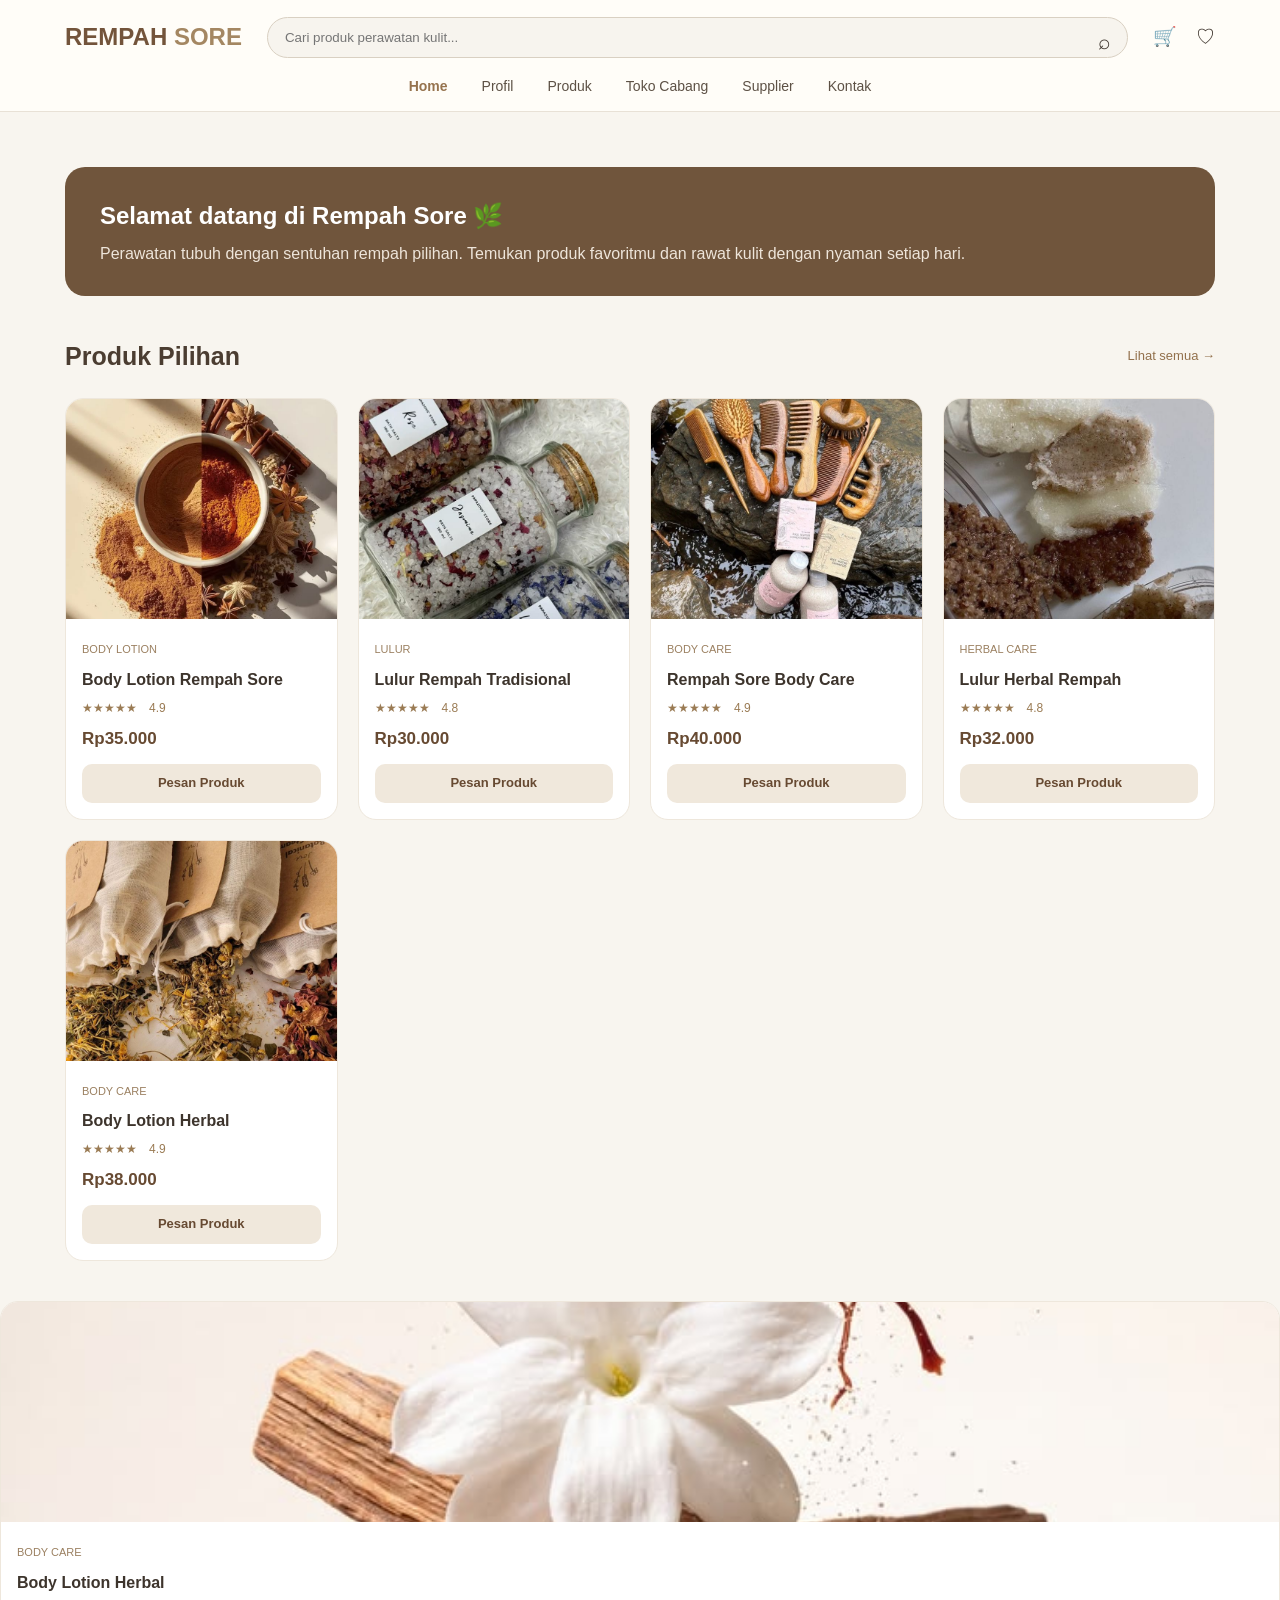
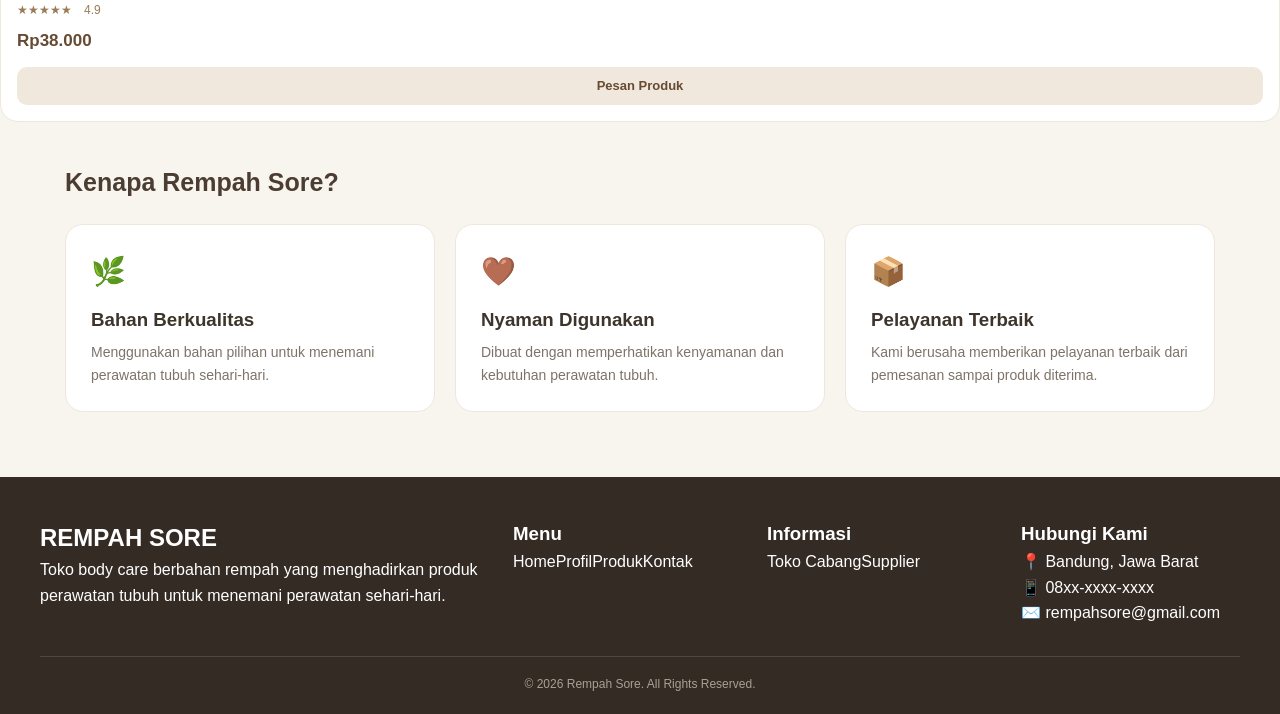
<file: index.html>
<!DOCTYPE html><html lang="id"><head><meta charset="UTF-8"><meta name="viewport" content="width=device-width,initial-scale=1.0"><title>Home | Rempah Sore</title><link rel="stylesheet" href="style.css"></head><body>
<header>
<div class="topbar">
<a class="logo" href="index.html">REMPAH <span>SORE</span></a>
<div class="search"><input type="text" placeholder="Cari produk perawatan kulit..."><span class="search-icon">⌕</span></div>
<div class="icons">🛒　♡</div>
</div>
<nav>
<a href="index.html" class="active">Home</a>
<a href="Profil.html" class="">Profil</a>
<a href="Produk.html" class="">Produk</a>
<a href="Toko Cabang.html" class="">Toko Cabang</a>
<a href="Supplier.html" class="">Supplier</a>
<a href="Kontak.html" class="">Kontak</a>
</nav>
</header>

<section class="container" style="padding-top:30px"><div class="notice"><h2>Selamat datang di Rempah Sore 🌿</h2><p>Perawatan tubuh dengan sentuhan rempah pilihan. Temukan produk favoritmu dan rawat kulit dengan nyaman setiap hari.</p></div></section>
<section class="section container"><div class="section-title"><h2>Produk Pilihan</h2><a href="Produk.html">Lihat semua →</a></div><div class="grid products"><div class="card"><div class="product-img"><img src="Badan.jpeg" alt="Body Lotion Rempah Sore"></div><div class="product-info"><small>BODY LOTION</small><h3>Body Lotion Rempah Sore</h3><div class="rating">★★★★★　4.9</div><div class="price">Rp35.000</div><a class="buy" href="Kontak.html">Pesan Produk</a></div></div>
<div class="card"><div class="product-img"><img src="Mandi.jpeg" alt="Lulur Rempah Tradisional"></div><div class="product-info"><small>LULUR</small><h3>Lulur Rempah Tradisional</h3><div class="rating">★★★★★　4.8</div><div class="price">Rp30.000</div><a class="buy" href="Kontak.html">Pesan Produk</a></div></div>
<div class="card"><div class="product-img"><img src="Rambut.jpeg" alt="Rempah Sore Body Care"></div><div class="product-info"><small>BODY CARE</small><h3>Rempah Sore Body Care</h3><div class="rating">★★★★★　4.9</div><div class="price">Rp40.000</div><a class="buy" href="Kontak.html">Pesan Produk</a></div></div>
<div class="card"><div class="product-img"><img src="Wajah.jpeg" alt="Lulur Herbal Rempah"></div><div class="product-info"><small>HERBAL CARE</small><h3>Lulur Herbal Rempah</h3><div class="rating">★★★★★　4.8</div><div class="price">Rp32.000</div><a class="buy" href="Kontak.html">Pesan Produk</a></div></div>
<div class="card"><div class="product-img"><img src="Mandi2.jpeg" alt="Body Lotion Herbal"></div><div class="product-info"><small>BODY CARE</small><h3>Body Lotion Herbal</h3><div class="rating">★★★★★　4.9</div><div class="price">Rp38.000</div><a class="buy" href="Kontak.html">Pesan Produk</a></div></div></div></section>
<div class="card"><div class="product-img"><img src="Wajah2.jpeg" alt="Body Lotion Herbal"></div><div class="product-info"><small>BODY CARE</small><h3>Body Lotion Herbal</h3><div class="rating">★★★★★　4.9</div><div class="price">Rp38.000</div><a class="buy" href="Kontak.html">Pesan Produk</a></div></div></div></section>

<section class="section container"><div class="section-title"><h2>Kenapa Rempah Sore?</h2></div><div class="info-grid">
<div class="info-card"><div class="icon">🌿</div><h3>Bahan Berkualitas</h3><p>Menggunakan bahan pilihan untuk menemani perawatan tubuh sehari-hari.</p></div>
<div class="info-card"><div class="icon">🤎</div><h3>Nyaman Digunakan</h3><p>Dibuat dengan memperhatikan kenyamanan dan kebutuhan perawatan tubuh.</p></div>
<div class="info-card"><div class="icon">📦</div><h3>Pelayanan Terbaik</h3><p>Kami berusaha memberikan pelayanan terbaik dari pemesanan sampai produk diterima.</p></div>
</div></section>

<footer><div class="footer-content">
<div><h2>REMPAH SORE</h2><p>Toko body care berbahan rempah yang menghadirkan produk perawatan tubuh untuk menemani perawatan sehari-hari.</p></div>
<div><h3>Menu</h3><a href="index.html">Home</a><a href="Profil.html">Profil</a><a href="Produk.html">Produk</a><a href="Kontak.html">Kontak</a></div>
<div><h3>Informasi</h3><a href="Toko Cabang.html">Toko Cabang</a><a href="Supplier.html">Supplier</a></div>
<div><h3>Hubungi Kami</h3><p>📍 Bandung, Jawa Barat</p><p>📱 08xx-xxxx-xxxx</p><p>✉️ rempahsore@gmail.com</p></div>
</div><div class="copyright">© 2026 Rempah Sore. All Rights Reserved.</div></footer>
</body></html>
</file>
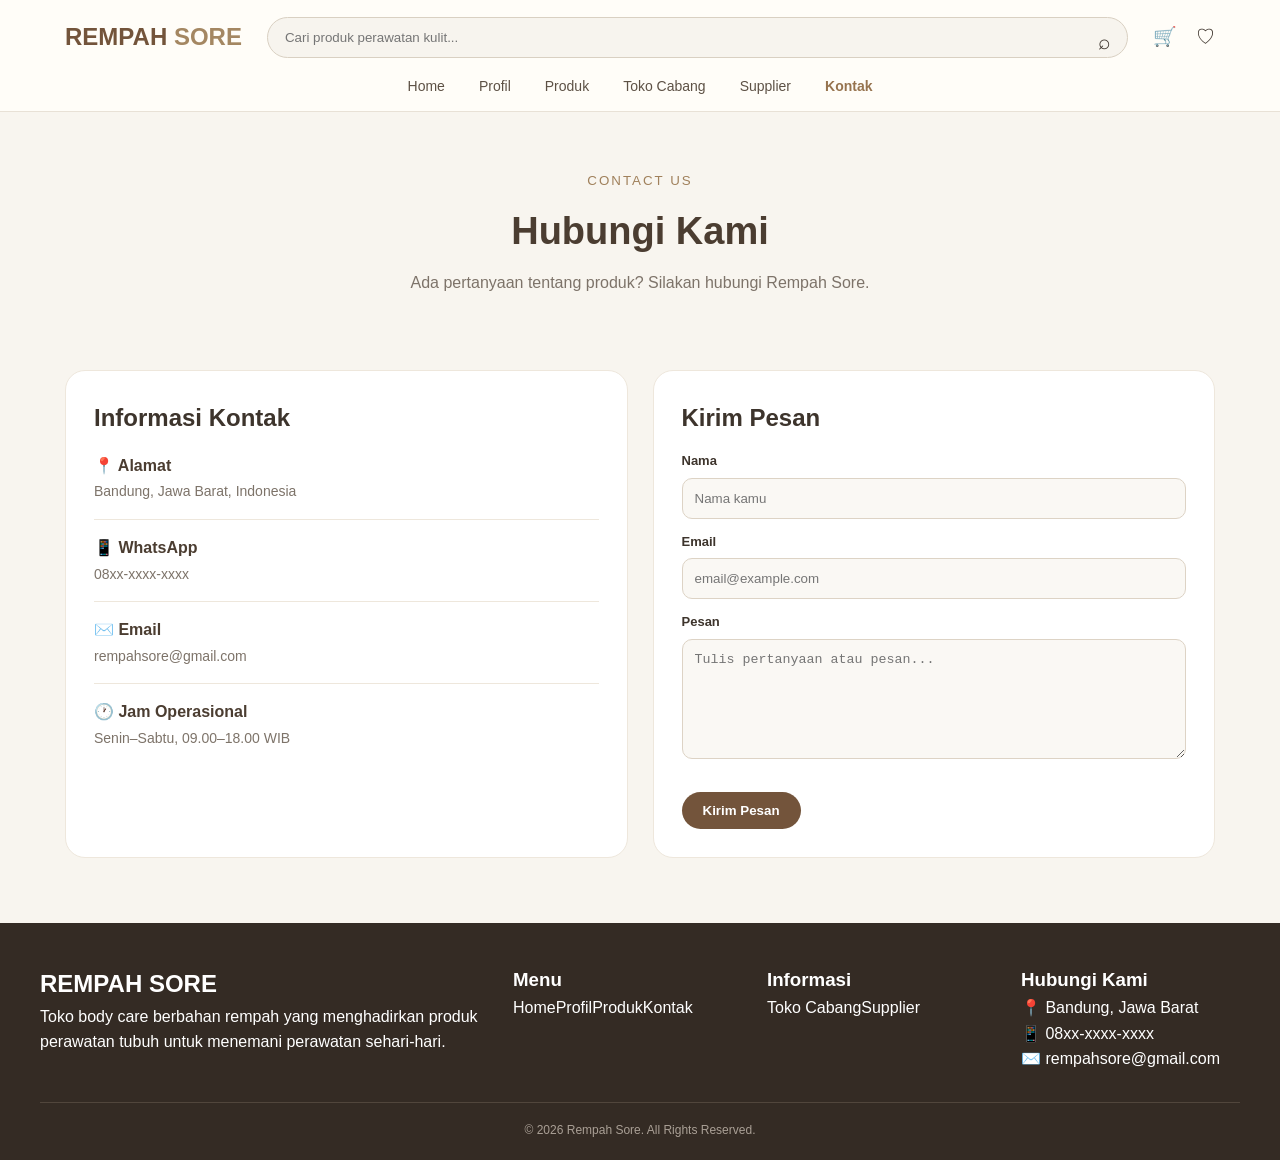
<file: Kontak.html>
<!DOCTYPE html><html lang="id"><head><meta charset="UTF-8"><meta name="viewport" content="width=device-width,initial-scale=1.0"><title>Kontak | Rempah Sore</title><link rel="stylesheet" href="style.css"></head><body>
<header>
<div class="topbar">
<a class="logo" href="index.html">REMPAH <span>SORE</span></a>
<div class="search"><input type="text" placeholder="Cari produk perawatan kulit..."><span class="search-icon">⌕</span></div>
<div class="icons">🛒　♡</div>
</div>
<nav>
<a href="index.html" class="">Home</a>
<a href="Profil.html" class="">Profil</a>
<a href="Produk.html" class="">Produk</a>
<a href="Toko Cabang.html" class="">Toko Cabang</a>
<a href="Supplier.html" class="">Supplier</a>
<a href="Kontak.html" class="active">Kontak</a>
</nav>
</header>

<div class="container page-head"><small>CONTACT US</small><h1>Hubungi Kami</h1><p>Ada pertanyaan tentang produk? Silakan hubungi Rempah Sore.</p></div>
<section class="container section"><div class="contact">
<div class="contact-box"><h2>Informasi Kontak</h2>
<div class="contact-item"><strong>📍 Alamat</strong><span>Bandung, Jawa Barat, Indonesia</span></div>
<div class="contact-item"><strong>📱 WhatsApp</strong><span>08xx-xxxx-xxxx</span></div>
<div class="contact-item"><strong>✉️ Email</strong><span>rempahsore@gmail.com</span></div>
<div class="contact-item"><strong>🕐 Jam Operasional</strong><span>Senin–Sabtu, 09.00–18.00 WIB</span></div></div>
<div class="form-box"><h2>Kirim Pesan</h2><form onsubmit="alert('Terima kasih! Pesan kamu sudah dicatat.');return false;"><label>Nama</label><input required placeholder="Nama kamu"><label>Email</label><input type="email" required placeholder="email@example.com"><label>Pesan</label><textarea required placeholder="Tulis pertanyaan atau pesan..."></textarea><br><br><button class="btn" type="submit">Kirim Pesan</button></form></div>
</div></section>

<footer><div class="footer-content">
<div><h2>REMPAH SORE</h2><p>Toko body care berbahan rempah yang menghadirkan produk perawatan tubuh untuk menemani perawatan sehari-hari.</p></div>
<div><h3>Menu</h3><a href="index.html">Home</a><a href="Profil.html">Profil</a><a href="Produk.html">Produk</a><a href="Kontak.html">Kontak</a></div>
<div><h3>Informasi</h3><a href="Toko Cabang.html">Toko Cabang</a><a href="Supplier.html">Supplier</a></div>
<div><h3>Hubungi Kami</h3><p>📍 Bandung, Jawa Barat</p><p>📱 08xx-xxxx-xxxx</p><p>✉️ rempahsore@gmail.com</p></div>
</div><div class="copyright">© 2026 Rempah Sore. All Rights Reserved.</div></footer>
</body></html>
</file>
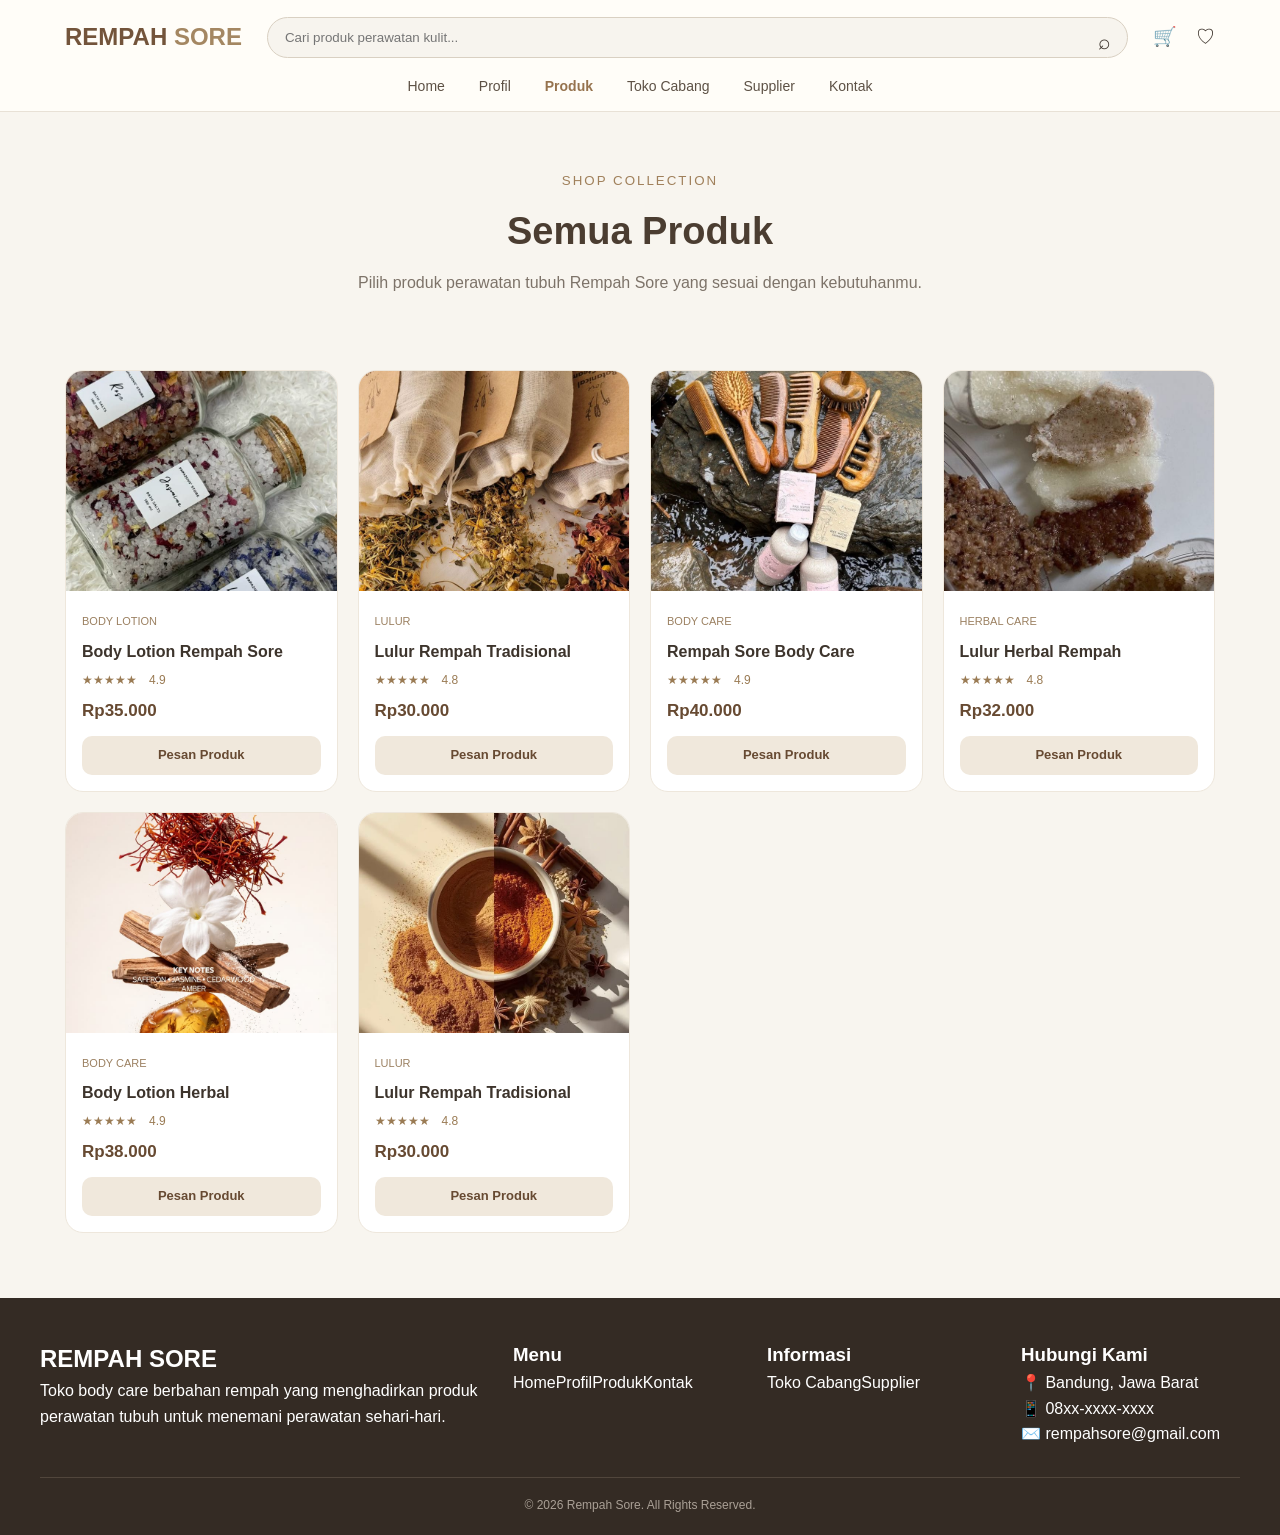
<file: Produk.html>
<!DOCTYPE html><html lang="id"><head><meta charset="UTF-8"><meta name="viewport" content="width=device-width,initial-scale=1.0"><title>Produk | Rempah Sore</title><link rel="stylesheet" href="style.css"></head><body>
<header>
<div class="topbar">
<a class="logo" href="index.html">REMPAH <span>SORE</span></a>
<div class="search"><input type="text" placeholder="Cari produk perawatan kulit..."><span class="search-icon">⌕</span></div>
<div class="icons">🛒　♡</div>
</div>
<nav>
<a href="index.html" class="">Home</a>
<a href="Profil.html" class="">Profil</a>
<a href="Produk.html" class="active">Produk</a>
<a href="Toko Cabang.html" class="">Toko Cabang</a>
<a href="Supplier.html" class="">Supplier</a>
<a href="Kontak.html" class="">Kontak</a>
</nav>
</header>

<div class="container page-head"><small>SHOP COLLECTION</small><h1>Semua Produk</h1><p>Pilih produk perawatan tubuh Rempah Sore yang sesuai dengan kebutuhanmu.</p></div>
<section class="container section"><div class="grid products"><div class="card"><div class="product-img"><img src="Mandi.jpeg" alt="Body Lotion Rempah Sore"></div><div class="product-info"><small>BODY LOTION</small><h3>Body Lotion Rempah Sore</h3><div class="rating">★★★★★　4.9</div><div class="price">Rp35.000</div><a class="buy" href="Kontak.html">Pesan Produk</a></div></div>
<div class="card"><div class="product-img"><img src="Mandi2.jpeg" alt="Lulur Rempah Tradisional"></div><div class="product-info"><small>LULUR</small><h3>Lulur Rempah Tradisional</h3><div class="rating">★★★★★　4.8</div><div class="price">Rp30.000</div><a class="buy" href="Kontak.html">Pesan Produk</a></div></div>
<div class="card"><div class="product-img"><img src="Rambut.jpeg" alt="Rempah Sore Body Care"></div><div class="product-info"><small>BODY CARE</small><h3>Rempah Sore Body Care</h3><div class="rating">★★★★★　4.9</div><div class="price">Rp40.000</div><a class="buy" href="Kontak.html">Pesan Produk</a></div></div>
<div class="card"><div class="product-img"><img src="Wajah.jpeg" alt="Lulur Herbal Rempah"></div><div class="product-info"><small>HERBAL CARE</small><h3>Lulur Herbal Rempah</h3><div class="rating">★★★★★　4.8</div><div class="price">Rp32.000</div><a class="buy" href="Kontak.html">Pesan Produk</a></div></div>
<div class="card"><div class="product-img"><img src="Wajah2.jpeg" alt="Body Lotion Herbal"></div><div class="product-info"><small>BODY CARE</small><h3>Body Lotion Herbal</h3><div class="rating">★★★★★　4.9</div><div class="price">Rp38.000</div><a class="buy" href="Kontak.html">Pesan Produk</a></div></div>
<div class="card"><div class="product-img"><img src="Badan.jpeg" alt="lulur badan"></div><div class="product-info"><small>LULUR</small><h3>Lulur Rempah Tradisional</h3><div class="rating">★★★★★　4.8</div><div class="price">Rp30.000</div><a class="buy" href="Kontak.html">Pesan Produk</a></div></div></section>



<footer><div class="footer-content">
<div><h2>REMPAH SORE</h2><p>Toko body care berbahan rempah yang menghadirkan produk perawatan tubuh untuk menemani perawatan sehari-hari.</p></div>
<div><h3>Menu</h3><a href="index.html">Home</a><a href="Profil.html">Profil</a><a href="Produk.html">Produk</a><a href="Kontak.html">Kontak</a></div>
<div><h3>Informasi</h3><a href="Toko Cabang.html">Toko Cabang</a><a href="Supplier.html">Supplier</a></div>
<div><h3>Hubungi Kami</h3><p>📍 Bandung, Jawa Barat</p><p>📱 08xx-xxxx-xxxx</p><p>✉️ rempahsore@gmail.com</p></div>
</div><div class="copyright">© 2026 Rempah Sore. All Rights Reserved.</div></footer>
</body></html>
</file>
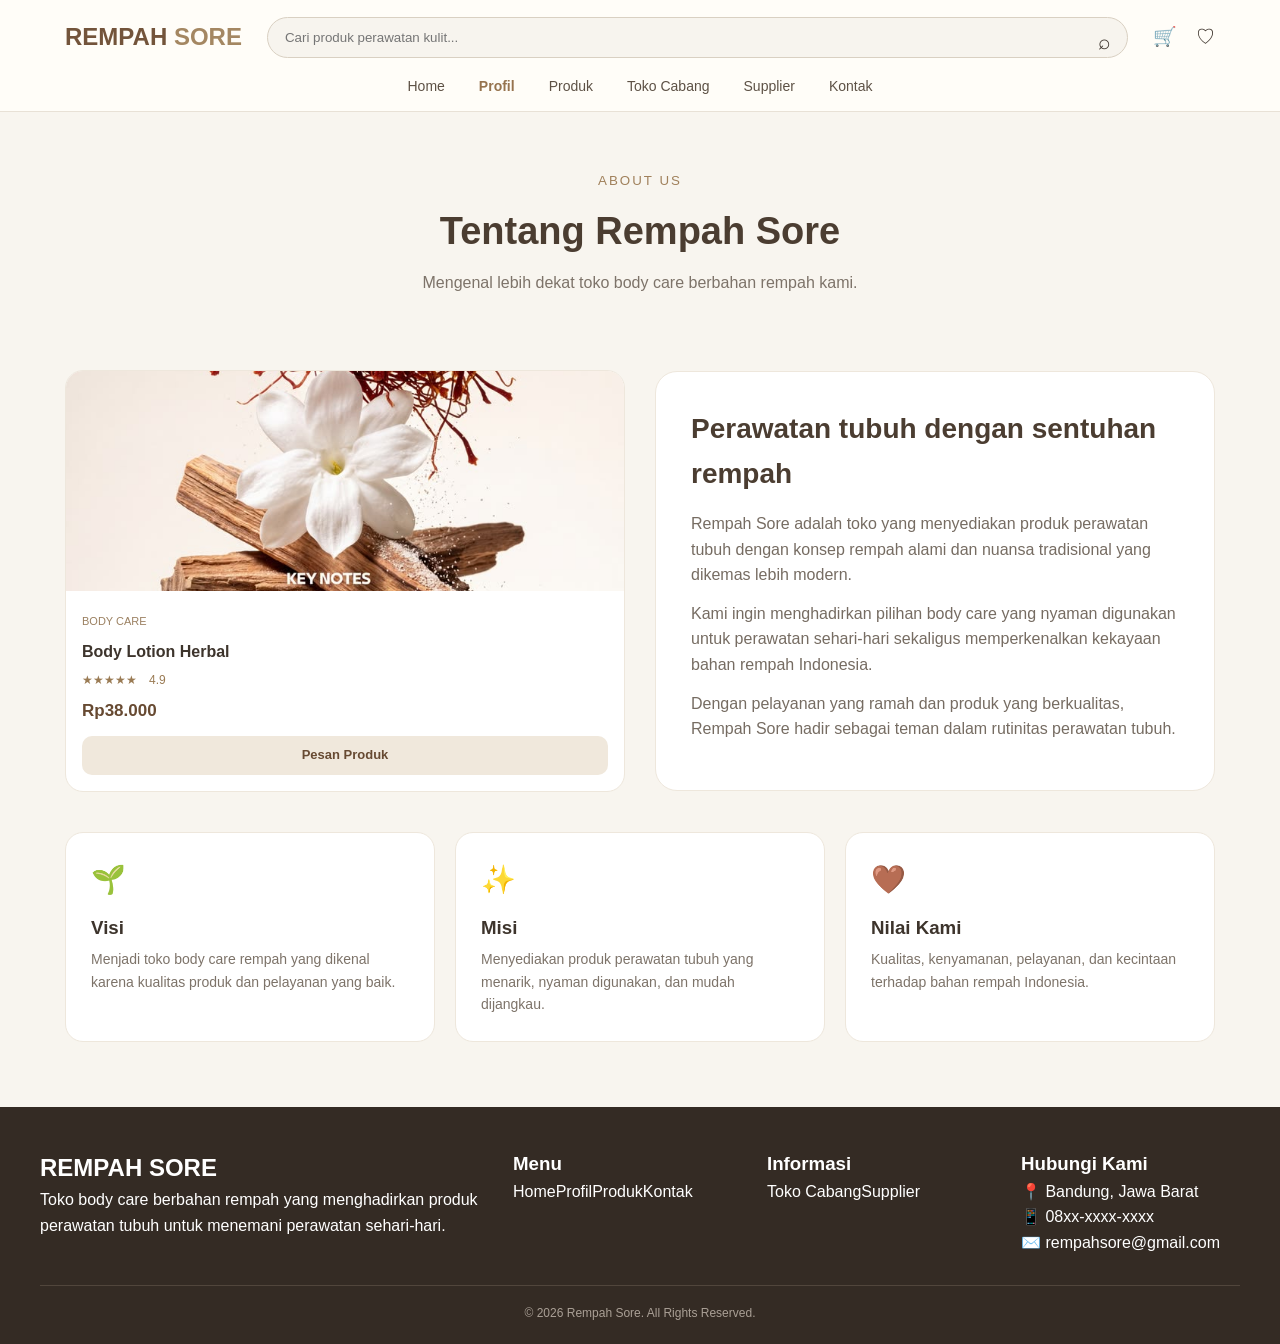
<file: Profil.html>
<!DOCTYPE html><html lang="id"><head><meta charset="UTF-8"><meta name="viewport" content="width=device-width,initial-scale=1.0"><title>Profil | Rempah Sore</title><link rel="stylesheet" href="style.css"></head><body>
<header>
<div class="topbar">
<a class="logo" href="index.html">REMPAH <span>SORE</span></a>
<div class="search"><input type="text" placeholder="Cari produk perawatan kulit..."><span class="search-icon">⌕</span></div>
<div class="icons">🛒　♡</div>
</div>
<nav>
<a href="index.html" class="">Home</a>
<a href="Profil.html" class="active">Profil</a>
<a href="Produk.html" class="">Produk</a>
<a href="Toko Cabang.html" class="">Toko Cabang</a>
<a href="Supplier.html" class="">Supplier</a>
<a href="Kontak.html" class="">Kontak</a>
</nav>
</header>

<div class="container page-head"><small>ABOUT US</small><h1>Tentang Rempah Sore</h1><p>Mengenal lebih dekat toko body care berbahan rempah kami.</p></div>
<section class="container section"><div class="about">
<div class="card"><div class="product-img"><img src="Wajah2.jpeg" alt="Body Lotion Herbal"></div><div class="product-info"><small>BODY CARE</small><h3>Body Lotion Herbal</h3><div class="rating">★★★★★　4.9</div><div class="price">Rp38.000</div><a class="buy" href="Kontak.html">Pesan Produk</a></div></div>
<div class="about-text"><h2>Perawatan tubuh dengan sentuhan rempah</h2><p>Rempah Sore adalah toko yang menyediakan produk perawatan tubuh dengan konsep rempah alami dan nuansa tradisional yang dikemas lebih modern.</p><p>Kami ingin menghadirkan pilihan body care yang nyaman digunakan untuk perawatan sehari-hari sekaligus memperkenalkan kekayaan bahan rempah Indonesia.</p><p>Dengan pelayanan yang ramah dan produk yang berkualitas, Rempah Sore hadir sebagai teman dalam rutinitas perawatan tubuh.</p></div>
</div></section>
<section class="container section"><div class="info-grid">
<div class="info-card"><div class="icon">🌱</div><h3>Visi</h3><p>Menjadi toko body care rempah yang dikenal karena kualitas produk dan pelayanan yang baik.</p></div>
<div class="info-card"><div class="icon">✨</div><h3>Misi</h3><p>Menyediakan produk perawatan tubuh yang menarik, nyaman digunakan, dan mudah dijangkau.</p></div>
<div class="info-card"><div class="icon">🤎</div><h3>Nilai Kami</h3><p>Kualitas, kenyamanan, pelayanan, dan kecintaan terhadap bahan rempah Indonesia.</p></div>
</div></section>

<footer><div class="footer-content">
<div><h2>REMPAH SORE</h2><p>Toko body care berbahan rempah yang menghadirkan produk perawatan tubuh untuk menemani perawatan sehari-hari.</p></div>
<div><h3>Menu</h3><a href="index.html">Home</a><a href="Profil.html">Profil</a><a href="Produk.html">Produk</a><a href="Kontak.html">Kontak</a></div>
<div><h3>Informasi</h3><a href="Toko Cabang.html">Toko Cabang</a><a href="Supplier.html">Supplier</a></div>
<div><h3>Hubungi Kami</h3><p>📍 Bandung, Jawa Barat</p><p>📱 08xx-xxxx-xxxx</p><p>✉️ rempahsore@gmail.com</p></div>
</div><div class="copyright">© 2026 Rempah Sore. All Rights Reserved.</div></footer>
</body></html>
</file>
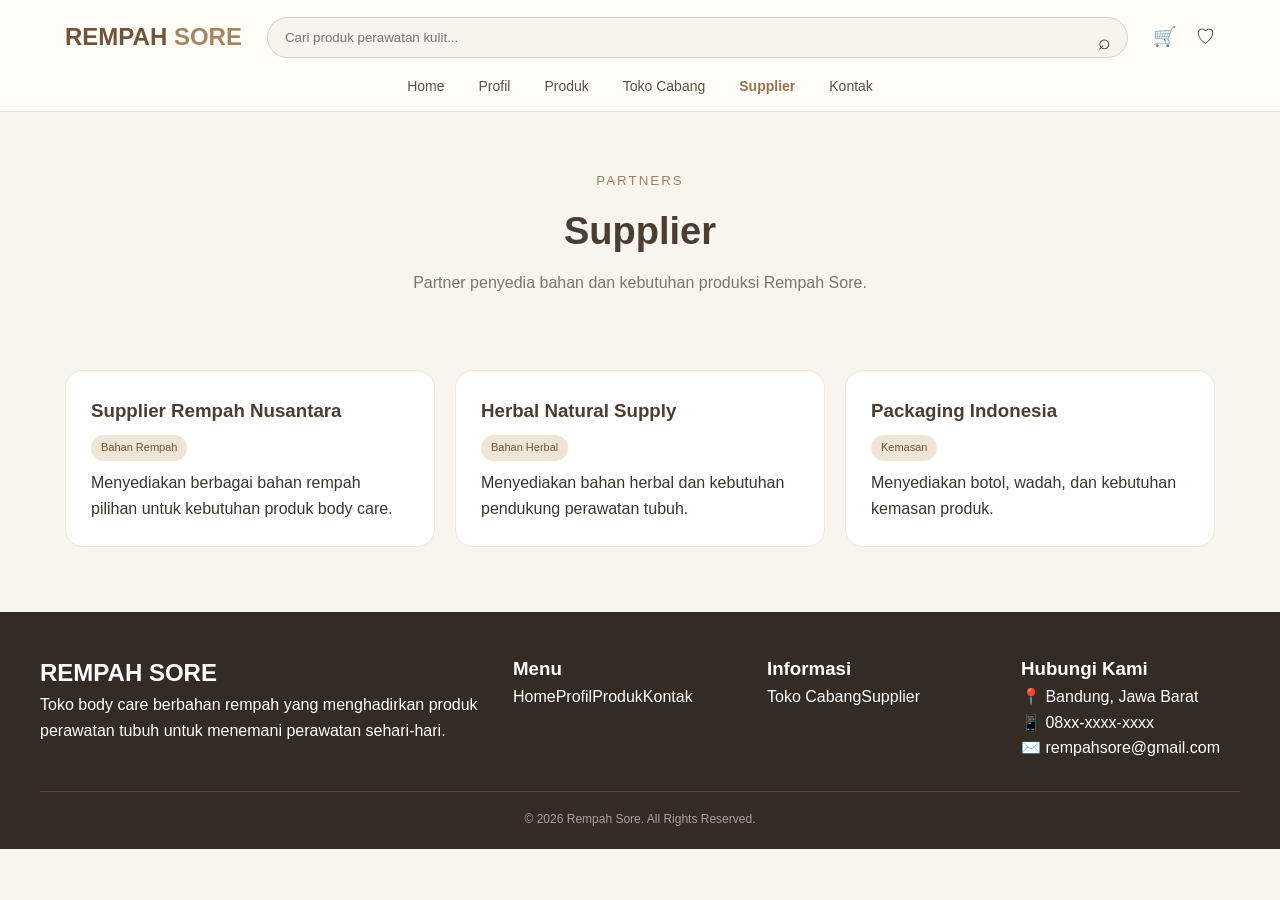
<file: Supplier.html>
<!DOCTYPE html><html lang="id"><head><meta charset="UTF-8"><meta name="viewport" content="width=device-width,initial-scale=1.0"><title>Supplier | Rempah Sore</title><link rel="stylesheet" href="style.css"></head><body>
<header>
<div class="topbar">
<a class="logo" href="index.html">REMPAH <span>SORE</span></a>
<div class="search"><input type="text" placeholder="Cari produk perawatan kulit..."><span class="search-icon">⌕</span></div>
<div class="icons">🛒　♡</div>
</div>
<nav>
<a href="index.html" class="">Home</a>
<a href="Profil.html" class="">Profil</a>
<a href="Produk.html" class="">Produk</a>
<a href="Toko Cabang.html" class="">Toko Cabang</a>
<a href="Supplier.html" class="active">Supplier</a>
<a href="Kontak.html" class="">Kontak</a>
</nav>
</header>

<div class="container page-head"><small>PARTNERS</small><h1>Supplier</h1><p>Partner penyedia bahan dan kebutuhan produksi Rempah Sore.</p></div>
<section class="container section"><div class="supplier">
<div class="supplier-card"><h3>Supplier Rempah Nusantara</h3><span class="tag">Bahan Rempah</span><p>Menyediakan berbagai bahan rempah pilihan untuk kebutuhan produk body care.</p></div>
<div class="supplier-card"><h3>Herbal Natural Supply</h3><span class="tag">Bahan Herbal</span><p>Menyediakan bahan herbal dan kebutuhan pendukung perawatan tubuh.</p></div>
<div class="supplier-card"><h3>Packaging Indonesia</h3><span class="tag">Kemasan</span><p>Menyediakan botol, wadah, dan kebutuhan kemasan produk.</p></div>
</div></section>

<footer><div class="footer-content">
<div><h2>REMPAH SORE</h2><p>Toko body care berbahan rempah yang menghadirkan produk perawatan tubuh untuk menemani perawatan sehari-hari.</p></div>
<div><h3>Menu</h3><a href="index.html">Home</a><a href="Profil.html">Profil</a><a href="Produk.html">Produk</a><a href="Kontak.html">Kontak</a></div>
<div><h3>Informasi</h3><a href="Toko Cabang.html">Toko Cabang</a><a href="Supplier.html">Supplier</a></div>
<div><h3>Hubungi Kami</h3><p>📍 Bandung, Jawa Barat</p><p>📱 08xx-xxxx-xxxx</p><p>✉️ rempahsore@gmail.com</p></div>
</div><div class="copyright">© 2026 Rempah Sore. All Rights Reserved.</div></footer>
</body></html>
</file>
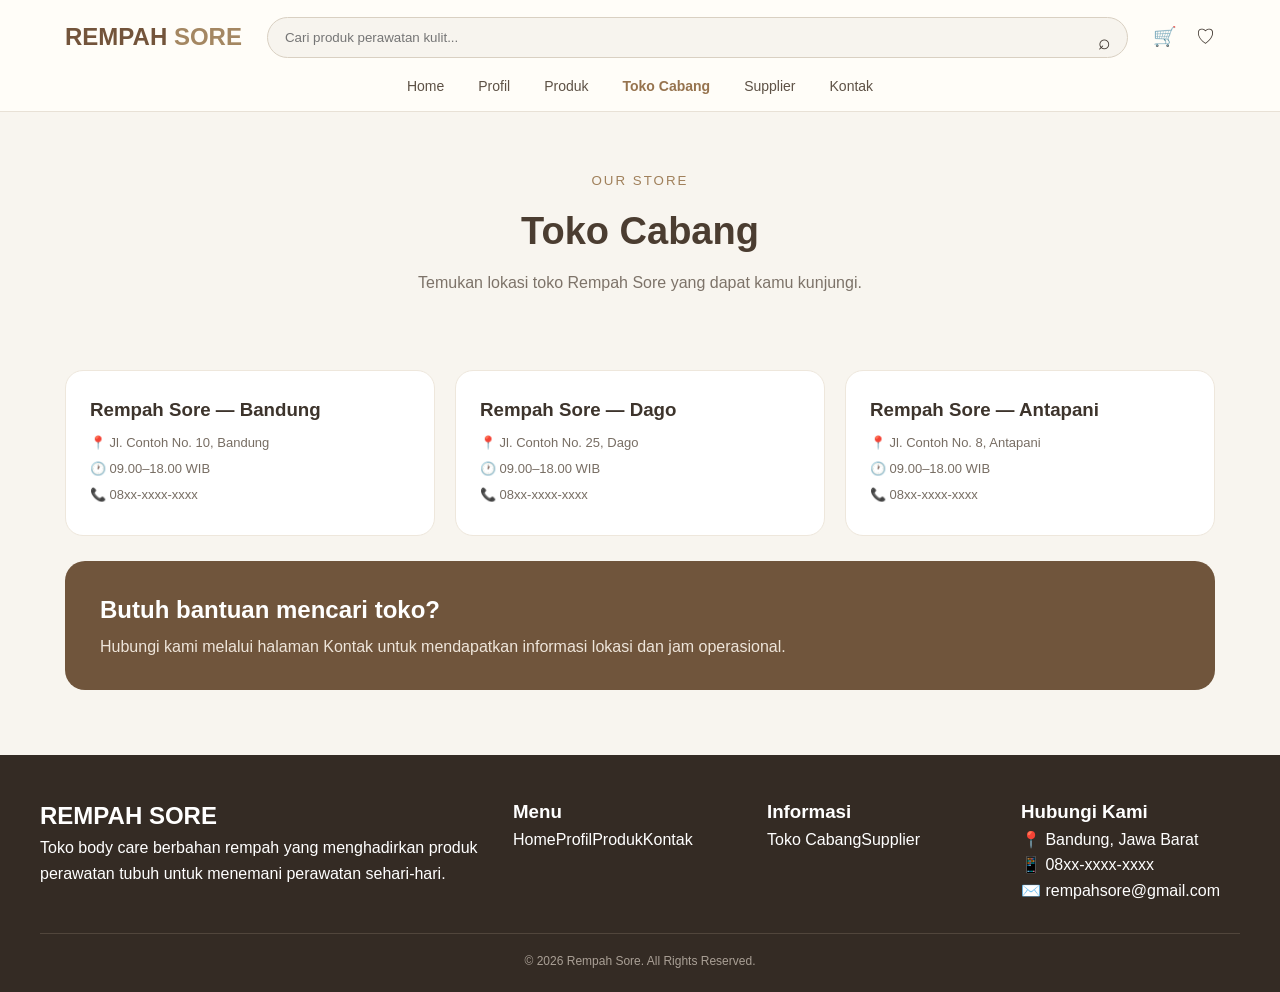
<file: Toko Cabang.html>
<!DOCTYPE html><html lang="id"><head><meta charset="UTF-8"><meta name="viewport" content="width=device-width,initial-scale=1.0"><title>Toko Cabang | Rempah Sore</title><link rel="stylesheet" href="style.css"></head><body>
<header>
<div class="topbar">
<a class="logo" href="index.html">REMPAH <span>SORE</span></a>
<div class="search"><input type="text" placeholder="Cari produk perawatan kulit..."><span class="search-icon">⌕</span></div>
<div class="icons">🛒　♡</div>
</div>
<nav>
<a href="index.html" class="">Home</a>
<a href="Profil.html" class="">Profil</a>
<a href="Produk.html" class="">Produk</a>
<a href="Toko Cabang.html" class="active">Toko Cabang</a>
<a href="Supplier.html" class="">Supplier</a>
<a href="Kontak.html" class="">Kontak</a>
</nav>
</header>

<div class="container page-head"><small>OUR STORE</small><h1>Toko Cabang</h1><p>Temukan lokasi toko Rempah Sore yang dapat kamu kunjungi.</p></div>
<section class="container section"><div class="branch">
<div class="branch-card"><h3>Rempah Sore — Bandung</h3><p>📍 Jl. Contoh No. 10, Bandung</p><p>🕐 09.00–18.00 WIB</p><p>📞 08xx-xxxx-xxxx</p></div>
<div class="branch-card"><h3>Rempah Sore — Dago</h3><p>📍 Jl. Contoh No. 25, Dago</p><p>🕐 09.00–18.00 WIB</p><p>📞 08xx-xxxx-xxxx</p></div>
<div class="branch-card"><h3>Rempah Sore — Antapani</h3><p>📍 Jl. Contoh No. 8, Antapani</p><p>🕐 09.00–18.00 WIB</p><p>📞 08xx-xxxx-xxxx</p></div>
</div><div class="notice"><h2>Butuh bantuan mencari toko?</h2><p>Hubungi kami melalui halaman Kontak untuk mendapatkan informasi lokasi dan jam operasional.</p></div></section>

<footer><div class="footer-content">
<div><h2>REMPAH SORE</h2><p>Toko body care berbahan rempah yang menghadirkan produk perawatan tubuh untuk menemani perawatan sehari-hari.</p></div>
<div><h3>Menu</h3><a href="index.html">Home</a><a href="Profil.html">Profil</a><a href="Produk.html">Produk</a><a href="Kontak.html">Kontak</a></div>
<div><h3>Informasi</h3><a href="Toko Cabang.html">Toko Cabang</a><a href="Supplier.html">Supplier</a></div>
<div><h3>Hubungi Kami</h3><p>📍 Bandung, Jawa Barat</p><p>📱 08xx-xxxx-xxxx</p><p>✉️ rempahsore@gmail.com</p></div>
</div><div class="copyright">© 2026 Rempah Sore. All Rights Reserved.</div></footer>
</body></html>
</file>
<file: style.css>
*{box-sizing:border-box;margin:0;padding:0}
body{font-family:Arial,Helvetica,sans-serif;background:#f8f5ef;color:#3d342c;line-height:1.6}
a{text-decoration:none;color:inherit}
header{background:#fffdf8;border-bottom:1px solid #e8e1d6;position:sticky;top:0;z-index:50}
.topbar{max-width:1200px;margin:auto;padding:17px 25px;display:flex;align-items:center;gap:25px}
.logo{font-size:24px;font-weight:800;color:#73543b;white-space:nowrap}.logo span{color:#a48762}
.search{flex:1;position:relative}.search input{width:100%;padding:12px 42px 12px 17px;border:1px solid #d9d0c2;border-radius:30px;background:#f7f4ee;outline:0}.search-icon{position:absolute;right:17px;top:8px;font-size:21px}.icons{font-size:19px;white-space:nowrap}
nav{max-width:1200px;margin:auto;padding:0 25px 14px;display:flex;justify-content:center;gap:34px;overflow:auto}nav a{font-size:14px;color:#5d5145;white-space:nowrap}nav a:hover,nav a.active{color:#96734e;font-weight:700}
.container{max-width:1200px;margin:auto;padding:0 25px}
.page-head{padding:55px 0 35px;text-align:center}.page-head small{letter-spacing:2px;color:#a0805b}.page-head h1{font-size:38px;color:#4b3d31;margin:8px 0}.page-head p{max-width:650px;margin:auto;color:#7d7369}
.section{margin:40px auto}.section-title{display:flex;justify-content:space-between;align-items:center;margin-bottom:22px}.section-title h2{font-size:25px;color:#4b3d31}.section-title a{font-size:13px;color:#92704c}
.btn{display:inline-block;background:#73543b;color:white;padding:11px 21px;border-radius:24px;font-weight:700;border:0;cursor:pointer}.btn:hover{background:#5e432f}
.card{background:#fff;border:1px solid #eee7dc;border-radius:18px;overflow:hidden}.grid{display:grid;gap:20px}.products{grid-template-columns:repeat(4,1fr)}
.product-img{height:220px;background:#eee8de;overflow:hidden}.product-img img{width:100%;height:100%;object-fit:cover}.product-info{padding:16px}.product-info small{color:#9b8061;font-size:11px}.product-info h3{font-size:16px;margin:6px 0}.rating{font-size:12px;color:#9a7b54}.price{font-weight:800;color:#674a32;font-size:17px;margin-top:7px}.buy{display:block;text-align:center;margin-top:12px;padding:9px;background:#f0e8dc;border-radius:10px;color:#674a32;font-size:13px;font-weight:700}
.info-grid{display:grid;grid-template-columns:repeat(3,1fr);gap:20px}.info-card{background:#fff;border:1px solid #eee7dc;border-radius:18px;padding:25px}.info-card .icon{font-size:28px;margin-bottom:10px}.info-card h3{margin-bottom:6px}.info-card p{font-size:14px;color:#7d7369}
.about{display:grid;grid-template-columns:1fr 1fr;gap:30px;align-items:center}.about-img{height:350px;border-radius:22px;overflow:hidden;background:#e9e1d6}.about-img img{width:100%;height:100%;object-fit:cover}.about-text{background:#fff;border-radius:22px;padding:35px;border:1px solid #eee7dc}.about-text h2{font-size:28px;margin-bottom:14px;color:#4b3d31}.about-text p{color:#766c62;margin-bottom:13px}
.contact{display:grid;grid-template-columns:1fr 1fr;gap:25px}.contact-box,.form-box{background:#fff;border:1px solid #eee7dc;border-radius:20px;padding:28px}.contact-item{padding:15px 0;border-bottom:1px solid #eee7dc}.contact-item:last-child{border:0}.contact-item strong{display:block;color:#4b3d31}.contact-item span{color:#7d7369;font-size:14px}label{font-size:13px;font-weight:700;display:block;margin:13px 0 6px}input,textarea,select{width:100%;padding:12px;border:1px solid #ddd3c5;border-radius:10px;background:#faf8f4;outline:0}textarea{min-height:120px;resize:vertical}
.branch{display:grid;grid-template-columns:repeat(3,1fr);gap:20px}.branch-card{background:#fff;border:1px solid #eee7dc;border-radius:18px;padding:24px}.branch-card h3{margin-bottom:8px}.branch-card p{font-size:13px;color:#776d63;margin:5px 0}
.supplier{display:grid;grid-template-columns:repeat(3,1fr);gap:20px}.supplier-card{background:#fff;border:1px solid #eee7dc;border-radius:18px;padding:25px}.supplier-card h3{color:#4b3d31}.tag{display:inline-block;background:#eee5d7;color:#705437;padding:4px 10px;border-radius:15px;font-size:11px;margin:9px 0}
footer{background:#342b24;color:#fff;margin-top:65px;padding:42px 25px 20px}.footer-content{max-width:1200px;margin:auto;display:grid;grid-template-columns:2fr 1fr 1fr 1fr;gap:35px}.footer h2{margin-bottom:10px}.footer h3{font-size:15px;margin-bottom:12px}.footer p,.footer a{color:#cfc6bc;font-size:13px;line-height:1.8;display:block;margin-bottom:5px}.copyright{max-width:1200px;margin:30px auto 0;padding-top:18px;border-top:1px solid #51463c;text-align:center;color:#aaa096;font-size:12px}
.notice{background:#70553c;color:#fff;border-radius:20px;padding:30px 35px;margin-top:25px}.notice h2{margin-bottom:5px}.notice p{color:#eee5da}
@media(max-width:850px){.topbar{flex-wrap:wrap}.search{order:3;flex-basis:100%}nav{justify-content:flex-start}.products{grid-template-columns:repeat(2,1fr)}.info-grid,.branch,.supplier{grid-template-columns:1fr 1fr}.about,.contact{grid-template-columns:1fr}.footer-content{grid-template-columns:1fr 1fr}}
@media(max-width:520px){.products,.info-grid,.branch,.supplier{grid-template-columns:1fr}.page-head h1{font-size:30px}.footer-content{grid-template-columns:1fr}}
</file>
